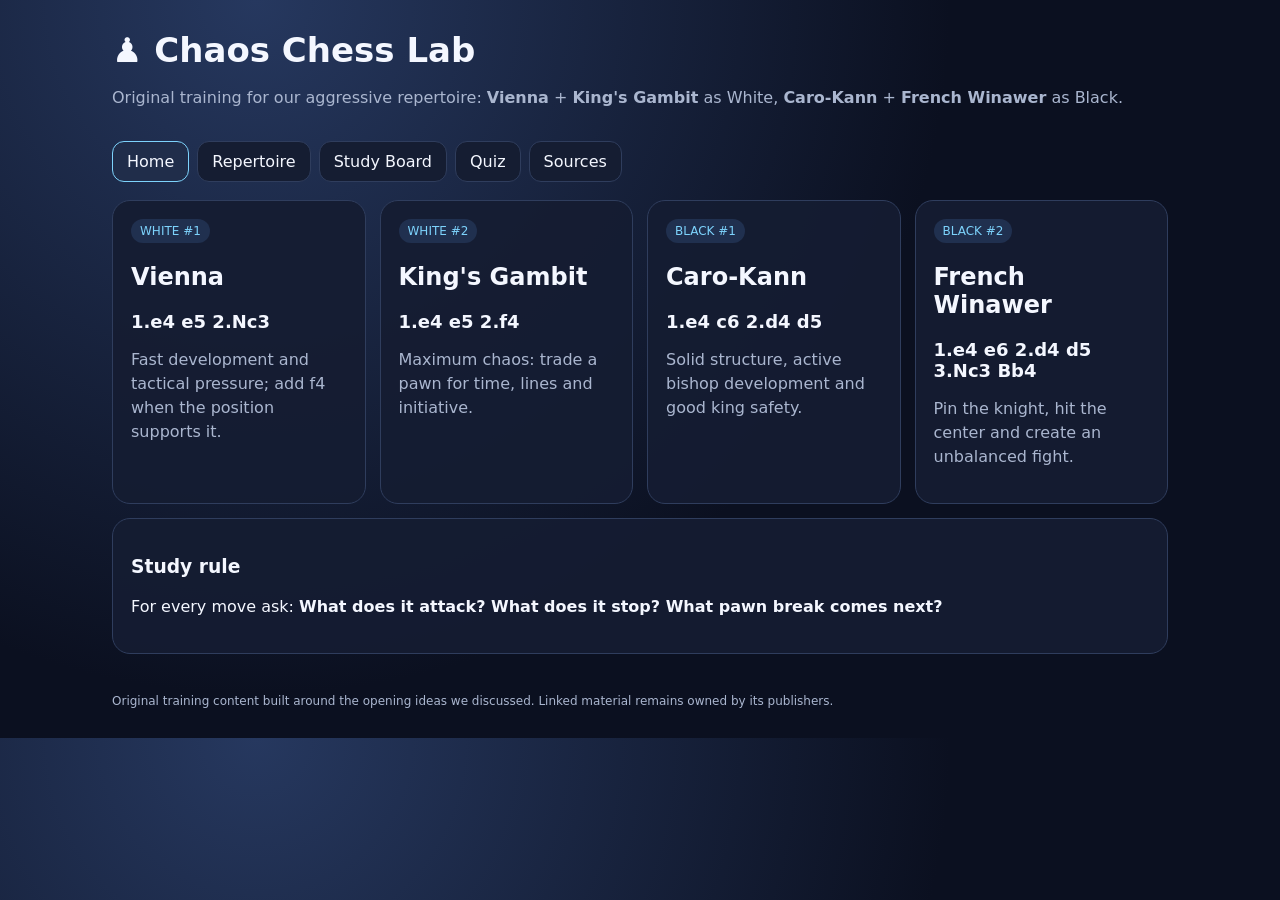
<file: chaos-chess-lab.html>
<!doctype html>
<html lang="en">
<head>
<meta charset="utf-8">
<meta name="viewport" content="width=device-width,initial-scale=1">
<title>Chaos Chess Lab</title>
<style>
:root{--bg:#0b1020;--p:#151d32;--p2:#202d4a;--t:#f4f7ff;--m:#aab6cf;--a:#7dd3fc;--g:#86efac;--b:#fda4af;--l:#2f3d5d}
*{box-sizing:border-box}body{margin:0;font-family:system-ui;background:radial-gradient(circle at 20% 0,#26385f,#0b1020 55%);color:var(--t)}
header,main,footer{max-width:1100px;margin:auto}header{padding:30px 22px 15px}h1{margin:0 0 8px;font-size:34px}p{line-height:1.5}.muted{color:var(--m)}
nav{max-width:1100px;margin:auto;padding:0 22px 18px;display:flex;gap:8px;flex-wrap:wrap}button{font:inherit}nav button,.btn{border:1px solid var(--l);background:var(--p);color:var(--t);border-radius:12px;padding:10px 14px;cursor:pointer}nav button.active{border-color:var(--a);background:var(--p2)}
main{padding:0 22px 40px}.page{display:none}.page.active{display:block}.grid{display:grid;grid-template-columns:repeat(auto-fit,minmax(240px,1fr));gap:14px}.card{background:#151d32ed;border:1px solid var(--l);border-radius:18px;padding:18px}.tag{display:inline-block;font-size:12px;color:var(--a);background:#20304f;padding:5px 9px;border-radius:999px}.big{font-size:18px;font-weight:700}
.row{display:flex;gap:18px;flex-wrap:wrap}.boardbox{flex:1;min-width:300px}.board{width:min(76vw,560px);aspect-ratio:1;display:grid;grid-template-columns:repeat(8,1fr);border:3px solid #3a4a6c;border-radius:12px;overflow:hidden}.sq{display:grid;place-items:center;font-size:clamp(27px,6vw,55px);cursor:pointer;position:relative}.light{background:#e2e7ef}.dark{background:#6d7890}.sel{box-shadow:inset 0 0 0 5px var(--a)}.coord{position:absolute;left:3px;bottom:2px;font-size:10px;opacity:.5}.moves{display:flex;flex-wrap:wrap;gap:7px;margin-top:12px}
.progress{height:8px;background:#263450;border-radius:99px;overflow:hidden}.progress i{display:block;height:100%;background:linear-gradient(90deg,var(--a),#a78bfa);width:0}
.answer{display:block;width:100%;text-align:left;margin:8px 0;padding:12px;border:1px solid var(--l);background:var(--p2);color:var(--t);border-radius:12px;cursor:pointer}.feedback{display:none;margin-top:10px;padding:12px;border-radius:12px}.good{display:block;background:#0d2a1b;border:1px solid #2c6a46}.bad{display:block;background:#2d1118;border:1px solid #71313d}a{color:var(--a);text-decoration:none}footer{padding:0 22px 30px;color:var(--m);font-size:12px}
@media(max-width:700px){h1{font-size:27px}.boardbox{min-width:0}}
</style>
</head>
<body>
<header><h1>♟ Chaos Chess Lab</h1><p class="muted">Original training for our aggressive repertoire: <b>Vienna</b> + <b>King's Gambit</b> as White, <b>Caro-Kann</b> + <b>French Winawer</b> as Black.</p></header>
<nav>
<button class="tab active" data-p="home">Home</button><button class="tab" data-p="rep">Repertoire</button><button class="tab" data-p="boardp">Study Board</button><button class="tab" data-p="quiz">Quiz</button><button class="tab" data-p="sources">Sources</button>
</nav>
<main>
<section id="home" class="page active"><div class="grid">
<div class="card"><span class="tag">WHITE #1</span><h2>Vienna</h2><div class="big">1.e4 e5 2.Nc3</div><p class="muted">Fast development and tactical pressure; add f4 when the position supports it.</p></div>
<div class="card"><span class="tag">WHITE #2</span><h2>King's Gambit</h2><div class="big">1.e4 e5 2.f4</div><p class="muted">Maximum chaos: trade a pawn for time, lines and initiative.</p></div>
<div class="card"><span class="tag">BLACK #1</span><h2>Caro-Kann</h2><div class="big">1.e4 c6 2.d4 d5</div><p class="muted">Solid structure, active bishop development and good king safety.</p></div>
<div class="card"><span class="tag">BLACK #2</span><h2>French Winawer</h2><div class="big">1.e4 e6 2.d4 d5 3.Nc3 Bb4</div><p class="muted">Pin the knight, hit the center and create an unbalanced fight.</p></div>
</div><div class="card" style="margin-top:14px"><h3>Study rule</h3><p>For every move ask: <b>What does it attack? What does it stop? What pawn break comes next?</b></p></div></section>

<section id="rep" class="page"><div class="grid">
<div class="card"><span class="tag">VIENNA</span><h2>Core idea</h2><p><b>1.e4 e5 2.Nc3</b>. Develop, pressure e5, then use f4 when it gains something concrete.</p></div>
<div class="card"><span class="tag">KING'S GAMBIT</span><h2>Core idea</h2><p><b>1.e4 e5 2.f4</b>. Open lines and make your development tempo count.</p></div>
<div class="card"><span class="tag">CARO-KANN</span><h2>Core idea</h2><p><b>1.e4 c6 2.d4 d5</b>. Challenge the center while keeping the light bishop free.</p></div>
<div class="card"><span class="tag">WINAWER</span><h2>Core idea</h2><p><b>1.e4 e6 2.d4 d5 3.Nc3 Bb4</b>. Pin the knight and prepare central counterplay, especially ...c5.</p></div>
</div></section>

<section id="boardp" class="page"><div class="row"><div class="boardbox"><div id="board" class="board"></div><div class="moves" id="lineBtns"></div></div><div class="card" style="flex:1;min-width:290px"><h2 id="ltitle">French Winawer</h2><p id="ltext" class="muted"></p><div class="progress"><i id="bar"></i></div><p id="step" class="muted"></p><h3>Idea</h3><p id="idea"></p><h3>Watch for</h3><p id="watch" class="muted"></p></div></div></section>

<section id="quiz" class="page"><div class="card"><span class="tag">OPENING QUIZ</span><h2 id="q"></h2><div id="ans"></div><div id="fb" class="feedback"></div><div class="moves"><button class="btn" id="next">Next question</button></div></div></section>

<section id="sources" class="page"><div class="grid">
<div class="card"><span class="tag">CHESSLY</span><h2>Your course</h2><a href="https://chessly.com/courses/76b3000f-dfd1-4c62-b706-238dbd5bb752" target="_blank">Open Chessly course ↗</a><p class="muted">Private course material is not copied into this app.</p></div>
<div class="card"><span class="tag">VIDEO</span><h2>Provided link 1</h2><a href="https://www.youtube.com/watch?v=rmbU97iftC8" target="_blank">Open YouTube ↗</a></div>
<div class="card"><span class="tag">VIDEO</span><h2>Provided link 2</h2><a href="https://www.youtube.com/watch?v=JVxENCPcCjU" target="_blank">Open YouTube ↗</a></div>
<div class="card"><span class="tag">VIDEO</span><h2>Provided link 3</h2><a href="https://www.youtube.com/watch?v=MWFeqi9vGk8" target="_blank">Open YouTube ↗</a></div>
</div></section>
</main>
<footer>Original training content built around the opening ideas we discussed. Linked material remains owned by its publishers.</footer>
<script>
const P={w:{k:'♔',q:'♕',r:'♖',b:'♗',n:'♘',p:'♙'},b:{k:'♚',q:'♛',r:'♜',b:'♝',n:'♞',p:'♟'}};
const S=['rnbqkbnr','pppppppp','........','........','........','........','PPPPPPPP','RNBQKBNR'].map(x=>x.split(''));
const L={
winawer:{t:'French Winawer',m:['e4','e6','d4','d5','Nc3','Bb4','e5','c5'],i:'Pin the knight and attack the center.',w:'Sharp positions still reward development and king safety.'},
caro:{t:'Caro-Kann',m:['e4','c6','d4','d5','Nc3','dxe4','Nxe4','Bf5'],i:'Challenge the center while keeping the light bishop active.',w:'Solid does not mean passive.'},
vienna:{t:'Vienna',m:['e4','e5','Nc3','Nf6','f4'],i:'Pressure e5 and develop quickly.',w:'Do not attack before your pieces are ready.'},
gambit:{t:"King's Gambit",m:['e4','e5','f4','exf4','Nf3'],i:'Trade a pawn for initiative and open lines.',w:'Make the development tempo count.'}};
let B=S.map(r=>r.slice()),sel=null,line=L.winawer,st=0;
function render(){let e=document.getElementById('board');e.innerHTML='';for(let r=0;r<8;r++)for(let c=0;c<8;c++){let d=document.createElement('div');d.className='sq '+((r+c)%2?'dark':'light');if(sel&&sel[0]==r&&sel[1]==c)d.classList.add('sel');let p=B[r][c];if(p!='.')d.textContent=P[p===p.toUpperCase()?'w':'b'][p.toLowerCase()];if(c===0){let x=document.createElement('span');x.className='coord';x.textContent=8-r;d.appendChild(x)}d.onclick=()=>pick(r,c);e.appendChild(d)}}
function pick(r,c){if(!sel){if(B[r][c]!='.')sel=[r,c];render();return}let [fr,fc]=sel;if(B[r][c]=='.'||B[r][c]!==B[fr][fc]){B[r][c]=B[fr][fc];B[fr][fc]='.'}sel=null;render()}
function load(name){line=L[name];st=0;B=S.map(r=>r.slice());document.getElementById('ltitle').textContent=line.t;document.getElementById('ltext').textContent=line.m.join(' ');document.getElementById('idea').textContent=line.i;document.getElementById('watch').textContent=line.w;let el=document.getElementById('lineBtns');el.innerHTML='';line.m.forEach((m,i)=>{let b=document.createElement('button');b.className='btn';b.textContent=(i+1)+'. '+m;b.onclick=()=>go(i+1);el.appendChild(b)});go(0)}
function go(n){st=n;document.getElementById('step').textContent='Step '+st+' / '+line.m.length;document.getElementById('bar').style.width=(st/line.m.length*100)+'%';render()}
document.querySelectorAll('.tab').forEach(b=>b.onclick=()=>{document.querySelectorAll('.tab').forEach(x=>x.classList.remove('active'));b.classList.add('active');document.querySelectorAll('.page').forEach(x=>x.classList.remove('active'));document.getElementById(b.dataset.p).classList.add('active')});
document.querySelectorAll('.linepick').forEach(b=>b.onclick=()=>load(b.dataset.line));
const Q=[{q:'What starts the Vienna?',a:['2.Nc3','2.Nf3','2.d4','2.f4'],c:0,e:'2.Nc3.'},{q:'What is the Caro-Kann setup?',a:['1.e4 c5','1.e4 c6 2.d4 d5','1.e4 e6 2.d4 d5','1.d4 Nf6'],c:1,e:'1.e4 c6 2.d4 d5.'},{q:'What move defines the Winawer?',a:['...Bb4 after 3.Nc3','...g6','...Qh4','...c5 on move 2'],c:0,e:'3...Bb4.'},{q:'What is the King's Gambit?',a:['1.e4 e5 2.f4','1.e4 e5 2.Nc3','1.d4 d5','1.c4'],c:0,e:'1.e4 e5 2.f4.'}];let qi=0;
function quiz(){let q=Q[qi%Q.length];document.getElementById('q').textContent=q.q;let a=document.getElementById('ans');a.innerHTML='';document.getElementById('fb').style.display='none';q.a.forEach((x,i)=>{let b=document.createElement('button');b.className='answer';b.textContent=x;b.onclick=()=>{let f=document.getElementById('fb');f.textContent=(i===q.c?'✓ Correct. ':'Not quite. ')+q.e;f.className='feedback '+(i===q.c?'good':'bad');f.style.display='block'};a.appendChild(b)})}
document.getElementById('next').onclick=()=>{qi++;quiz()};load('winawer');quiz();
</script>
</body></html>
</file>
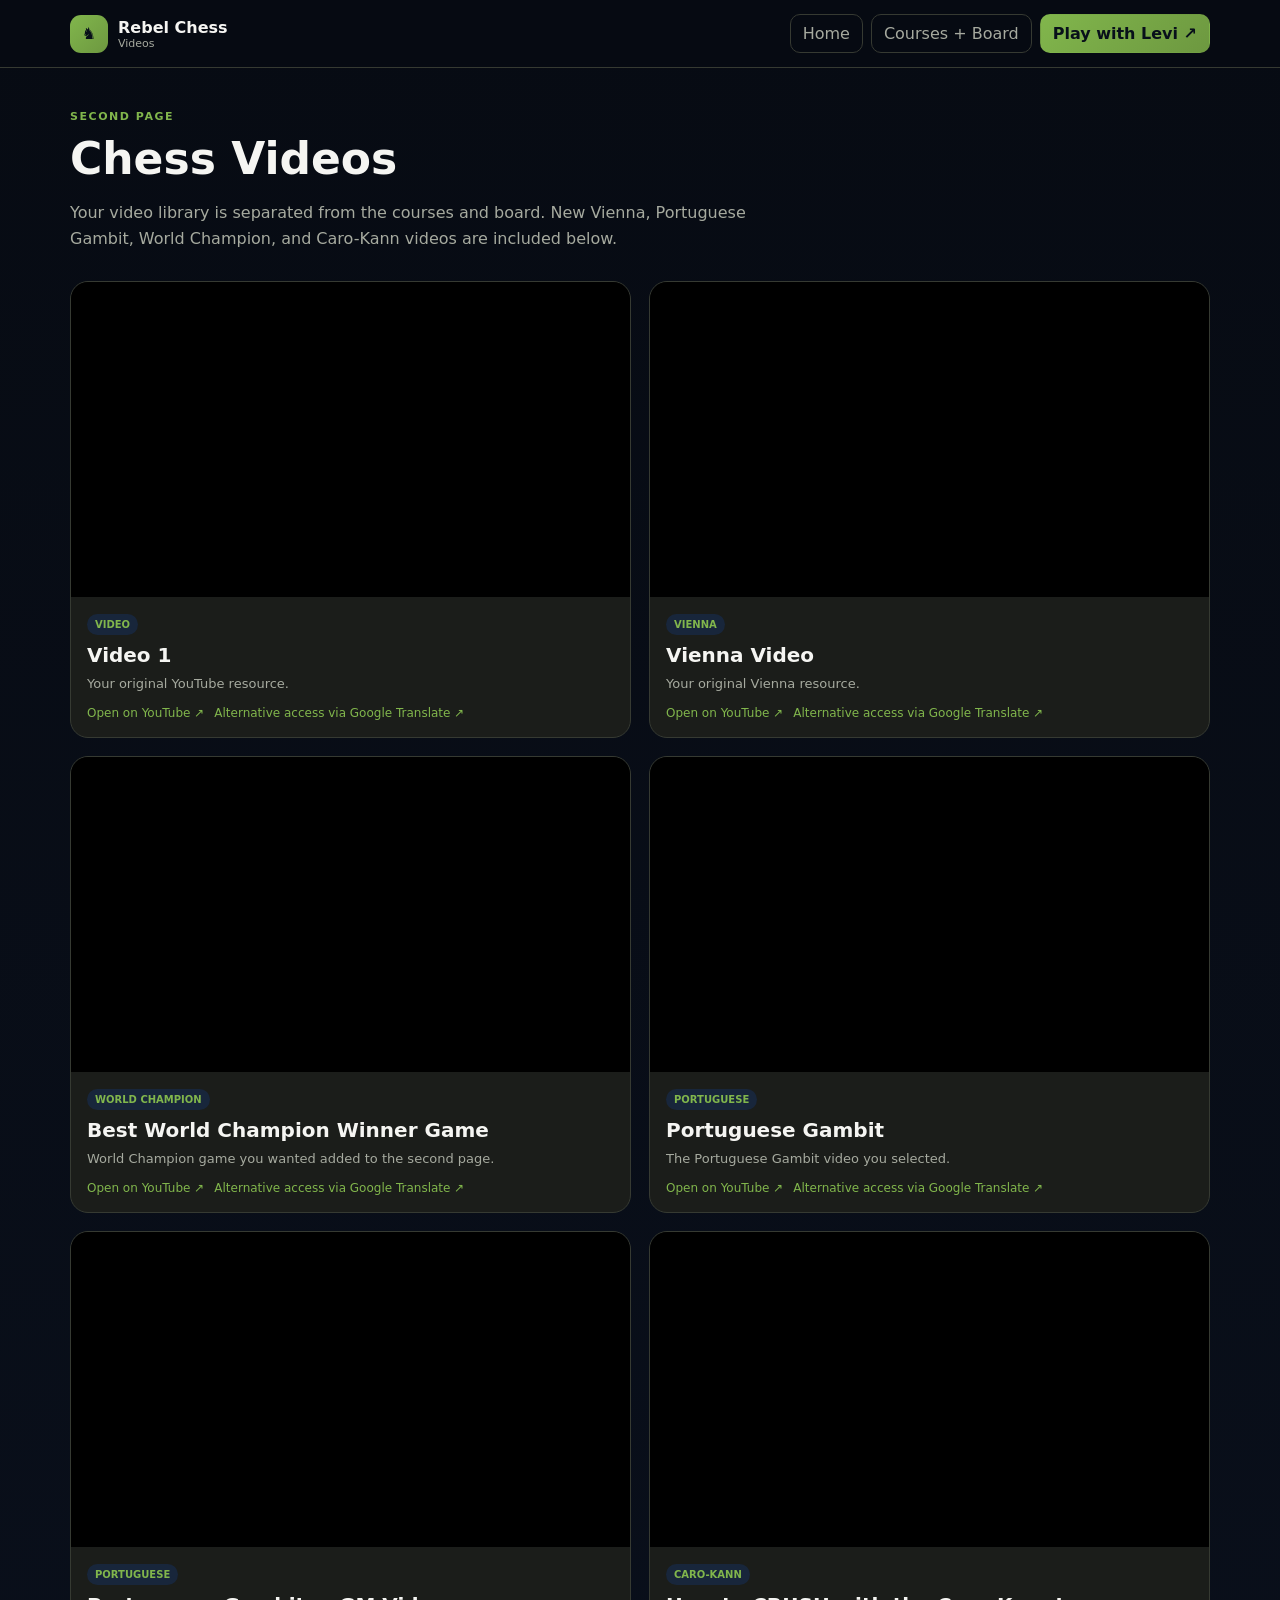
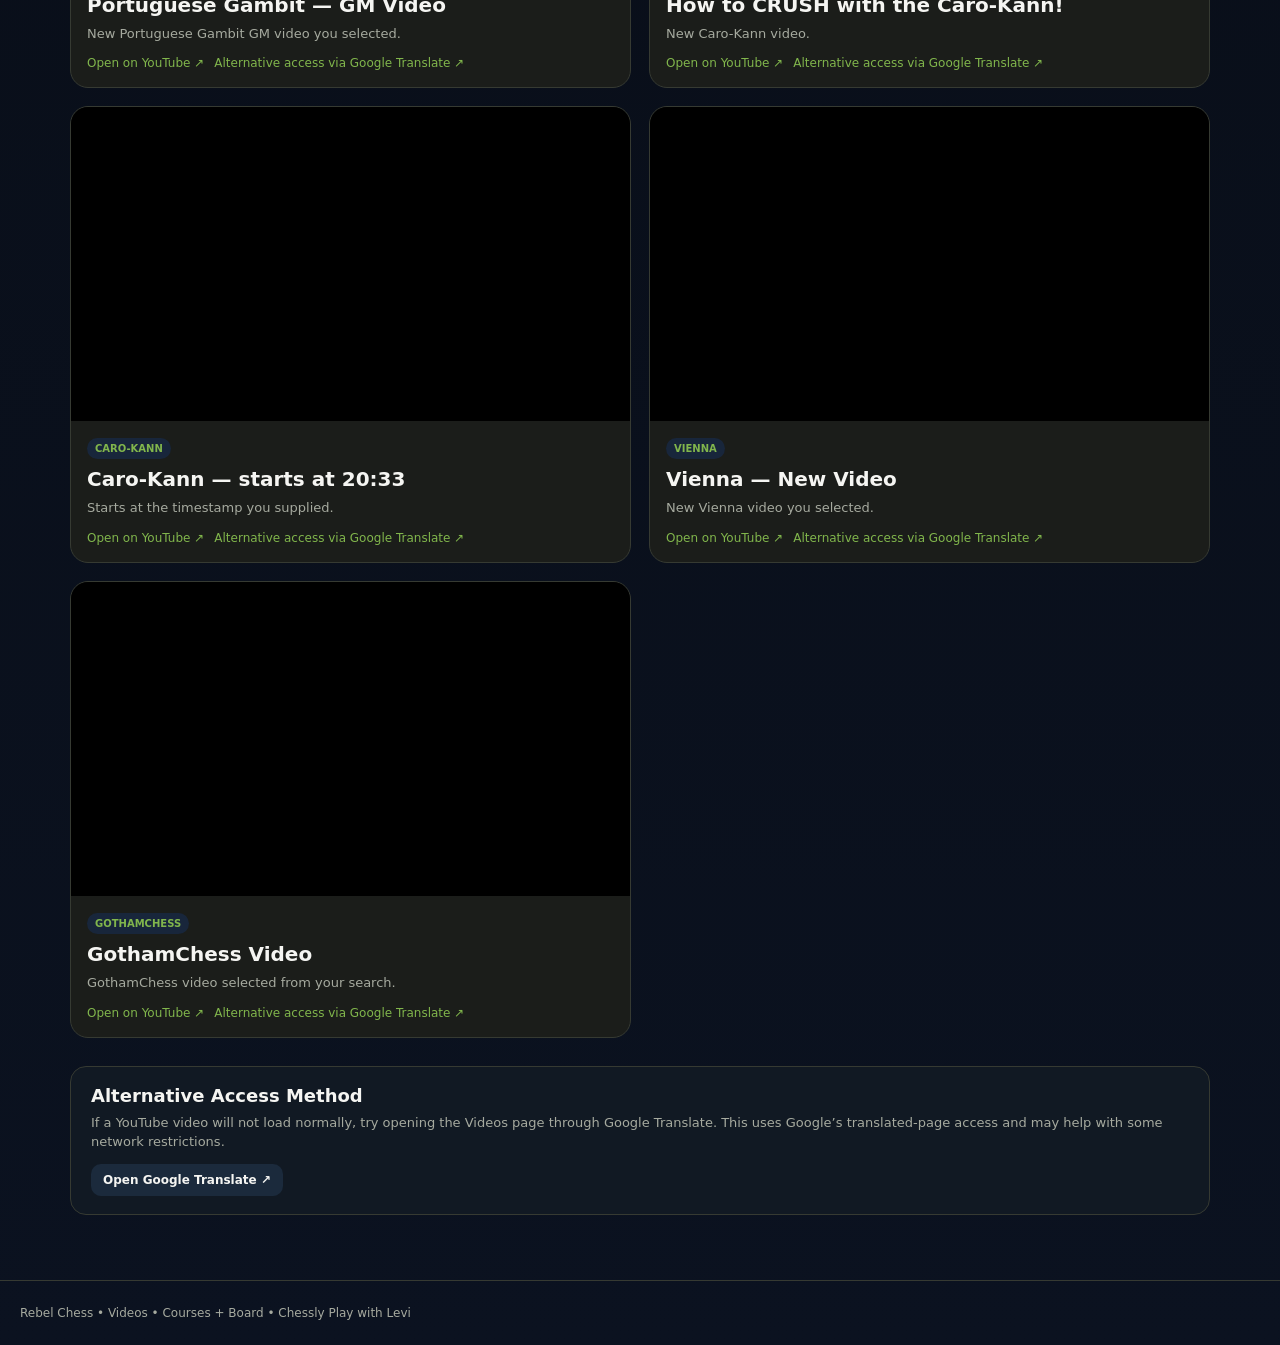
<file: videos.html>
<!doctype html>
<html lang="en">
<head>
<meta charset="utf-8">
<meta name="viewport" content="width=device-width,initial-scale=1">
<title>Rebel Chess — Videos</title>
<style>
:root{--panel:#1b1d1a;--line:#363a32;--text:#f5f5f2;--muted:#a6aa9f;--accent:#81b64c;--accent2:#6d9840}
*{box-sizing:border-box}body{margin:0;font-family:Inter,system-ui,sans-serif;background:linear-gradient(180deg,#070b13,#0b1220);color:var(--text)}
a{text-decoration:none;color:inherit}.top{position:sticky;top:0;z-index:5;border-bottom:1px solid var(--line);background:rgba(7,11,19,.9);backdrop-filter:blur(14px)}
.nav{max-width:1180px;margin:auto;padding:14px 20px;display:flex;align-items:center;justify-content:space-between;gap:16px}.brand{display:flex;align-items:center;gap:10px}.logo{width:38px;height:38px;border-radius:11px;display:grid;place-items:center;background:linear-gradient(135deg,var(--accent),var(--accent2));color:#08101a;font-weight:900}.brand b{font-size:16px}.brand span{display:block;color:var(--muted);font-size:11px}.links{display:flex;gap:8px}.links a{border:1px solid var(--line);color:var(--muted);padding:9px 12px;border-radius:10px}.links a:hover{color:var(--text)}.play{background:linear-gradient(135deg,var(--accent),var(--accent2));color:#08101a!important;border-color:transparent!important;font-weight:800}
main{max-width:1180px;margin:auto;padding:42px 20px 65px}.eyebrow{font-size:11px;letter-spacing:.14em;color:var(--accent);font-weight:800}.hero h1{font-size:44px;margin:10px 0}.hero p{max-width:720px;color:var(--muted);line-height:1.6}.grid{display:grid;grid-template-columns:repeat(2,1fr);gap:18px;margin-top:30px}.card{background:var(--panel);border:1px solid var(--line);border-radius:18px;overflow:hidden}.card iframe{display:block;width:100%;aspect-ratio:16/9;border:0;background:#000}.body{padding:16px}.body h2{margin:8px 0 7px;font-size:20px}.body p{color:var(--muted);font-size:13px;line-height:1.5;margin:0}.tag{display:inline-block;padding:5px 8px;border-radius:999px;background:#18263b;color:var(--accent);font-size:10px;font-weight:800}.watch{display:inline-block;margin-top:13px;color:var(--accent);font-size:12px}footer{border-top:1px solid var(--line);padding:25px 20px;color:var(--muted);font-size:12px}
@media(max-width:700px){.grid{grid-template-columns:1fr}.hero h1{font-size:34px}.play{display:none}}
.alt{margin-top:28px;padding:18px 20px;background:#111923;border:1px solid var(--line);border-radius:16px}.alt h2{margin:0 0 7px;font-size:18px}.alt p{margin:0;color:var(--muted);font-size:13px;line-height:1.5}.alt a{display:inline-block;margin-top:12px;padding:9px 12px;border-radius:10px;background:#1b2a3c;color:var(--text);font-weight:700;font-size:12px}.altwatch{margin-left:10px}.altwatch:hover{text-decoration:underline}</style>
</head>
<body>
<header class="top"><nav class="nav">
<a class="brand" href="index.html"><div class="logo">♞</div><div><b>Rebel Chess</b><span>Videos</span></div></a>
<div class="links"><a href="index.html">Home</a><a href="index.html#courses">Courses + Board</a><a class="play" href="https://chessly.com/play-levi" target="_blank" rel="noopener noreferrer">Play with Levi ↗</a></div>
</nav></header>
<main>
<div class="hero"><div class="eyebrow">SECOND PAGE</div><h1>Chess Videos</h1><p>Your video library is separated from the courses and board. New Vienna, Portuguese Gambit, World Champion, and Caro-Kann videos are included below.</p></div>
<div class="grid">
<article class="card"><iframe src="https://www.youtube.com/embed/rmbU97iftC8" title="Chess video 1" allowfullscreen></iframe><div class="body"><span class="tag">VIDEO</span><h2>Video 1</h2><p>Your original YouTube resource.</p><a class="watch" href="https://www.youtube.com/watch?v=rmbU97iftC8" target="_blank" rel="noopener">Open on YouTube ↗</a><a class="watch altwatch" href="https://www-youtube-com.translate.goog/watch?v=rmbU97iftC8&_x_tr_sl=auto&_x_tr_tl=en&_x_tr_hl=en" target="_blank" rel="noopener">Alternative access via Google Translate ↗</a></div></article>
<article class="card"><iframe src="https://www.youtube.com/embed/JVxENCPcCjU" title="Vienna video" allowfullscreen></iframe><div class="body"><span class="tag">VIENNA</span><h2>Vienna Video</h2><p>Your original Vienna resource.</p><a class="watch" href="https://www.youtube.com/watch?v=JVxENCPcCjU" target="_blank" rel="noopener">Open on YouTube ↗</a><a class="watch altwatch" href="https://www-youtube-com.translate.goog/watch?v=JVxENCPcCjU&_x_tr_sl=auto&_x_tr_tl=en&_x_tr_hl=en" target="_blank" rel="noopener">Alternative access via Google Translate ↗</a></div></article>
<article class="card"><iframe src="https://www.youtube.com/embed/PbteFFxkZIc" title="Best World Champion Winner Game" allowfullscreen></iframe><div class="body"><span class="tag">WORLD CHAMPION</span><h2>Best World Champion Winner Game</h2><p>World Champion game you wanted added to the second page.</p><a class="watch" href="https://www.youtube.com/watch?v=PbteFFxkZIc" target="_blank" rel="noopener">Open on YouTube ↗</a><a class="watch altwatch" href="https://www-youtube-com.translate.goog/watch?v=PbteFFxkZIc&_x_tr_sl=auto&_x_tr_tl=en&_x_tr_hl=en" target="_blank" rel="noopener">Alternative access via Google Translate ↗</a></div></article>
<article class="card"><iframe src="https://www.youtube.com/embed/KW5sdQlCfks" title="Portuguese Gambit video" allowfullscreen></iframe><div class="body"><span class="tag">PORTUGUESE</span><h2>Portuguese Gambit</h2><p>The Portuguese Gambit video you selected.</p><a class="watch" href="https://www.youtube.com/watch?v=KW5sdQlCfks" target="_blank" rel="noopener">Open on YouTube ↗</a><a class="watch altwatch" href="https://www-youtube-com.translate.goog/watch?v=KW5sdQlCfks&_x_tr_sl=auto&_x_tr_tl=en&_x_tr_hl=en" target="_blank" rel="noopener">Alternative access via Google Translate ↗</a></div></article>
<article class="card"><iframe src="https://www.youtube.com/embed/F-oXx8jdYrw" title="Portuguese Gambit GM video" allowfullscreen></iframe><div class="body"><span class="tag">PORTUGUESE</span><h2>Portuguese Gambit — GM Video</h2><p>New Portuguese Gambit GM video you selected.</p><a class="watch" href="https://www.youtube.com/watch?v=F-oXx8jdYrw" target="_blank" rel="noopener">Open on YouTube ↗</a><a class="watch altwatch" href="https://www-youtube-com.translate.goog/watch?v=F-oXx8jdYrw&_x_tr_sl=auto&_x_tr_tl=en&_x_tr_hl=en" target="_blank" rel="noopener">Alternative access via Google Translate ↗</a></div></article>
<article class="card"><iframe src="https://www.youtube.com/embed/ebfzL_GwiIE" title="How to CRUSH with the Caro-Kann" allowfullscreen></iframe><div class="body"><span class="tag">CARO-KANN</span><h2>How to CRUSH with the Caro-Kann!</h2><p>New Caro-Kann video.</p><a class="watch" href="https://www.youtube.com/watch?v=ebfzL_GwiIE" target="_blank" rel="noopener">Open on YouTube ↗</a><a class="watch altwatch" href="https://www-youtube-com.translate.goog/watch?v=ebfzL_GwiIE&_x_tr_sl=auto&_x_tr_tl=en&_x_tr_hl=en" target="_blank" rel="noopener">Alternative access via Google Translate ↗</a></div></article>
<article class="card"><iframe src="https://www.youtube.com/embed/uCk3bC3XzU8?start=1233" title="Caro-Kann video" allowfullscreen></iframe><div class="body"><span class="tag">CARO-KANN</span><h2>Caro-Kann — starts at 20:33</h2><p>Starts at the timestamp you supplied.</p><a class="watch" href="https://www.youtube.com/watch?v=uCk3bC3XzU8&t=1233s" target="_blank" rel="noopener">Open on YouTube ↗</a><a class="watch altwatch" href="https://www-youtube-com.translate.goog/watch?v=uCk3bC3XzU8&_x_tr_sl=auto&_x_tr_tl=en&_x_tr_hl=en" target="_blank" rel="noopener">Alternative access via Google Translate ↗</a></div></article>
<article class="card"><iframe src="https://www.youtube.com/embed/ebfzL_GwiIE" title="Vienna video" allowfullscreen></iframe><div class="body"><span class="tag">VIENNA</span><h2>Vienna — New Video</h2><p>New Vienna video you selected.</p><a class="watch" href="https://www.youtube.com/watch?v=ebfzL_GwiIE" target="_blank" rel="noopener">Open on YouTube ↗</a><a class="watch altwatch" href="https://www-youtube-com.translate.goog/watch?v=ebfzL_GwiIE&_x_tr_sl=auto&_x_tr_tl=en&_x_tr_hl=en" target="_blank" rel="noopener">Alternative access via Google Translate ↗</a></div></article>
<article class="card"><iframe src="https://www.youtube.com/embed/J60byc3myJ8" title="GothamChess video" allowfullscreen></iframe><div class="body"><span class="tag">GOTHAMCHESS</span><h2>GothamChess Video</h2><p>GothamChess video selected from your search.</p><a class="watch" href="https://www.youtube.com/watch?v=J60byc3myJ8" target="_blank" rel="noopener">Open on YouTube ↗</a><a class="watch altwatch" href="https://www-youtube-com.translate.goog/watch?v=J60byc3myJ8&_x_tr_sl=auto&_x_tr_tl=en&_x_tr_hl=en" target="_blank" rel="noopener">Alternative access via Google Translate ↗</a></div></article>
</div>
<div class="alt"><h2>Alternative Access Method</h2><p>If a YouTube video will not load normally, try opening the Videos page through Google Translate. This uses Google’s translated-page access and may help with some network restrictions.</p><a href="https://translate.google.com/" target="_blank" rel="noopener noreferrer">Open Google Translate ↗</a></div>
</main>
<footer>Rebel Chess • Videos • Courses + Board • Chessly Play with Levi</footer>
</body>
</html>
</file>
